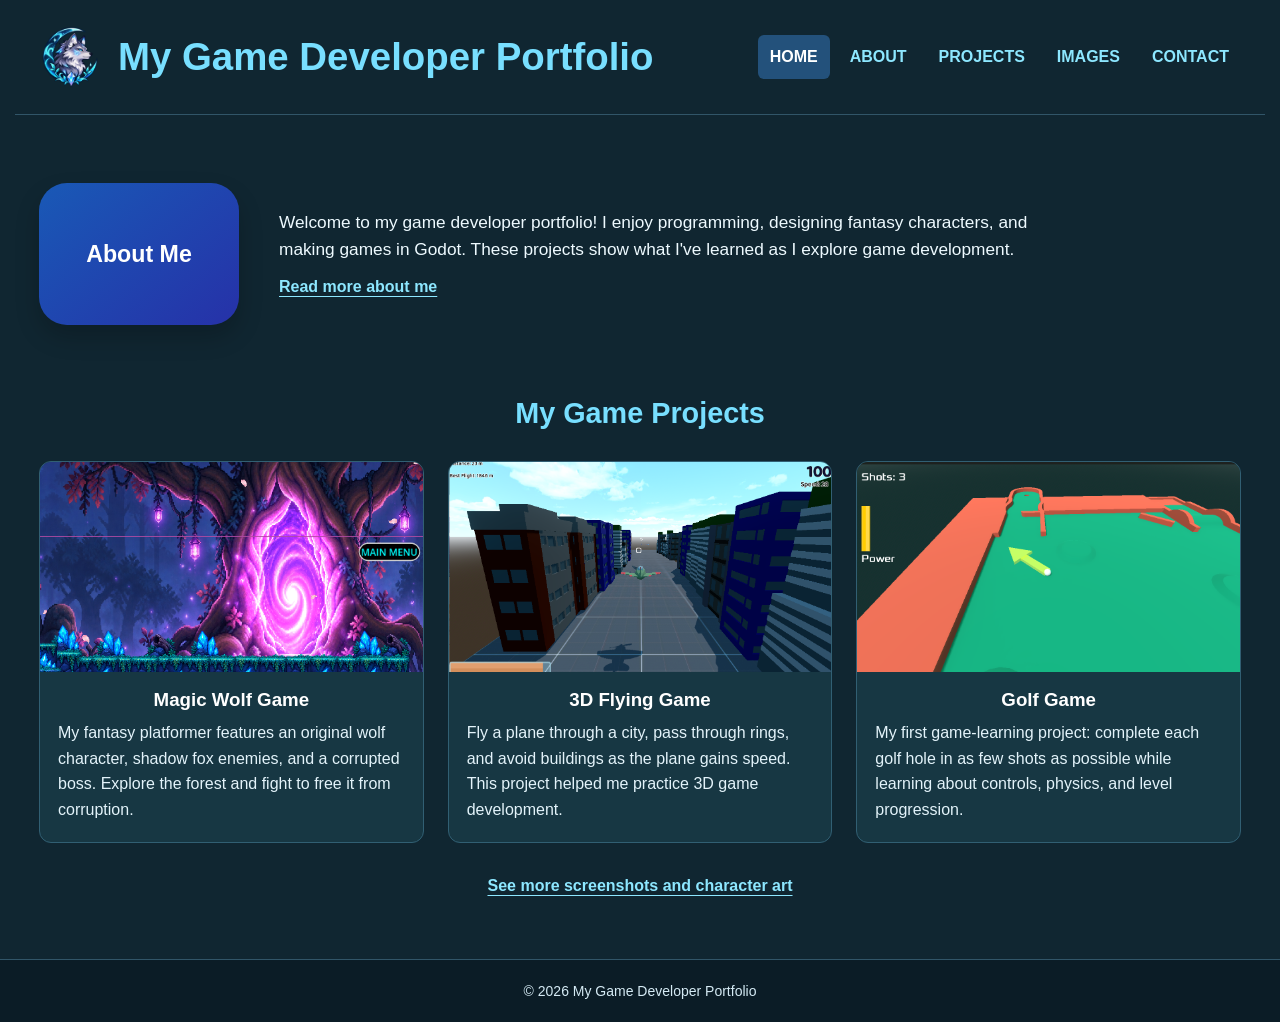
<file: index.html>
<!DOCTYPE html>
<html lang="en">
<head>
  <meta charset="UTF-8">
  <meta name="viewport" content="width=device-width, initial-scale=1.0">
  <meta name="description" content="A student game developer's portfolio featuring a magical wolf platformer, 3D flying game, and mini golf game.">

  <title>Home | My Game Developer Portfolio</title>

  <link rel="stylesheet" href="style.css">
  <link rel="stylesheet" href="portfolio-updates.css">
</head>

<body class="portfolio-update">

  <a class="skip-link" href="#main-content">
    Skip to content
  </a>

  
<header class="portfolio-header">

    <div class="site-brand">
        <img
            src="images/portfolio-logo.png"
            alt="Moonlit wolf crystal emblem"
            class="site-logo"
            width="64"
            height="64">

        <h1>My Game Developer Portfolio</h1>
    </div>


    <nav aria-label="Main navigation">
      <a href="index.html" aria-current="page">Home</a>
      <a href="about.html">About</a>
      <a href="projects.html">Projects</a>
      <a href="images.html">Images</a>
      <a href="contact.html">Contact</a>
    </nav>
  </header>

  <main id="main-content" class="portfolio-main">

    <!-- ABOUT ME SECTION -->
    <section class="about-preview" aria-labelledby="about-heading">

      <h2 id="about-heading" class="about-tile">
        About Me
      </h2>

      <div>
        <p>
          Welcome to my game developer portfolio!
          I enjoy programming, designing fantasy
          characters, and making games in Godot.
          These projects show what I've learned
          as I explore game development.
        </p>

        <a class="text-link" href="about.html">
          Read more about me
        </a>
      </div>

    </section>

    <!-- GAME PROJECTS -->
    <section class="featured" aria-labelledby="games-heading">

      <h2 id="games-heading">My Game Projects</h2>

      <div class="game-grid">

        <!-- MAGIC WOLF GAME -->
        <article class="game-card">

          <a href="projects.html">
            <img
              src="images/wolf-portal.png"
              alt="Glowing purple portal inside a giant magical tree in the wolf platformer"
              width="544"
              height="312">
          </a>

          <h3>Magic Wolf Game</h3>

          <p>
            My fantasy platformer features an original
            wolf character, shadow fox enemies, and a
            corrupted boss. Explore the forest and fight
            to free it from corruption.
          </p>

        </article>

        <!-- 3D FLYING GAME -->
        <article class="game-card">

          <a href="projects.html">
            <img
              src="images/flying-game.png"
              alt="An airplane flying between tall city buildings toward collectible rings"
              width="1151"
              height="640">
          </a>

          <h3>3D Flying Game</h3>

          <p>
            Fly a plane through a city, pass through
            rings, and avoid buildings as the plane
            gains speed. This project helped me practice
            3D game development.
          </p>

        </article>

        <!-- MINI GOLF GAME -->
        <article class="game-card">

          <a href="projects.html">
            <img
              src="images/golf-game.png"
              alt="Mini golf course with a white ball, aiming arrow, power meter, and shot counter"
              width="1145"
              height="669">
          </a>

          <h3>Golf Game</h3>

          <p>
            My first game-learning project: complete
            each golf hole in as few shots as possible
            while learning about controls, physics,
            and level progression.
          </p>

        </article>

      </div>

      <p class="gallery-link">
        <a class="text-link" href="images.html">
          See more screenshots and character art
        </a>
      </p>

    </section>

  </main>

  <footer class="portfolio-footer">
    <p>&copy; 2026 My Game Developer Portfolio</p>
  </footer>

</body>
</html>
</file>
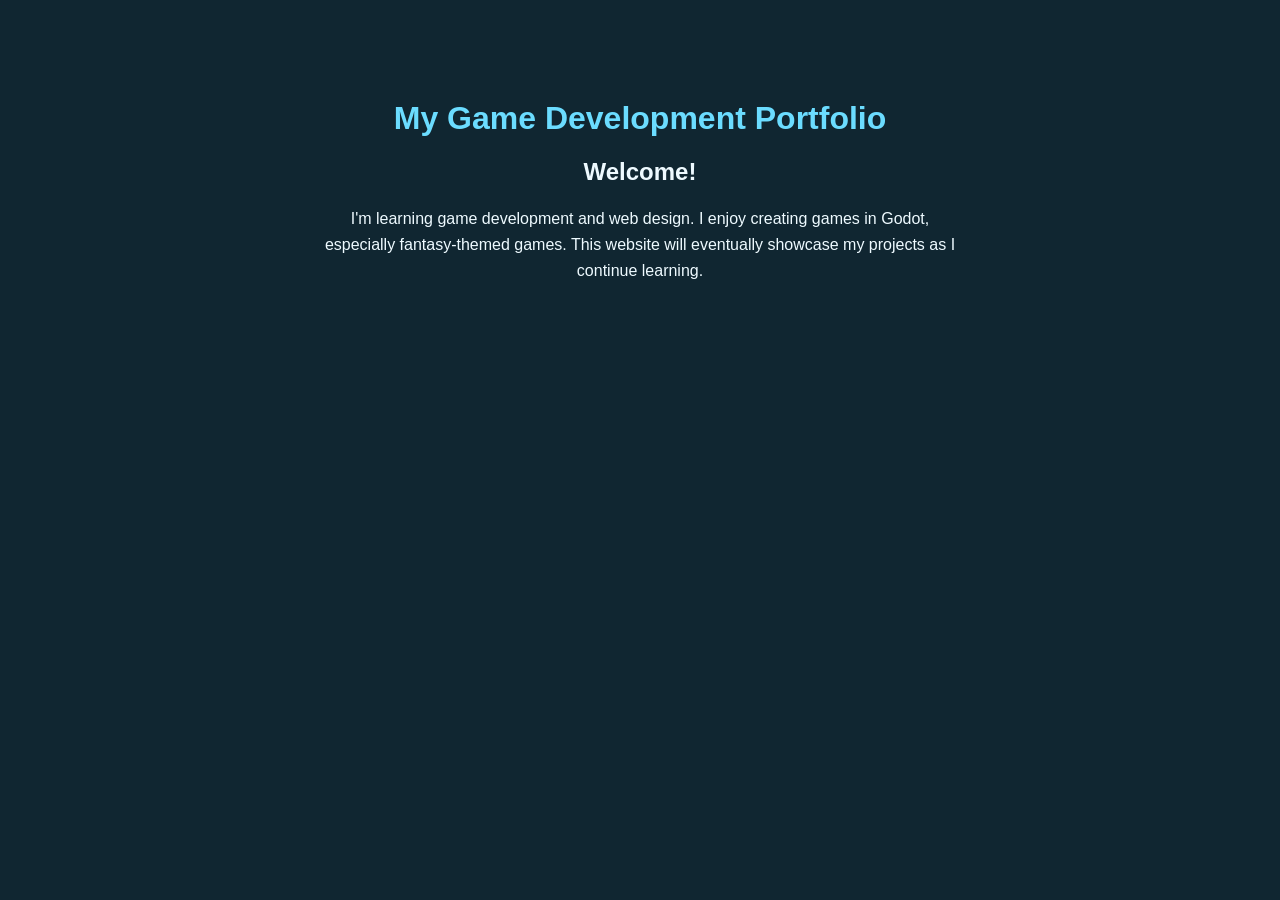
<file: basic-game-portfolio/index.html>
<!DOCTYPE html>
<html lang="en">
<head>
  <meta charset="UTF-8">
  <meta name="viewport" content="width=device-width, initial-scale=1.0">
  <title>My Game Development Portfolio</title>
  <style>
    body {
      background-color: #102631;
      color: #eefaff;
      font-family: Arial, sans-serif;
      margin: 0;
      padding: 40px 20px;
      text-align: center;
    }
    h1 { color: #6bdcff; }
    main { max-width: 650px; margin: 60px auto; }
    p { line-height: 1.6; }
  </style>
</head>
<body>
  <main>
    <h1>My Game Development Portfolio</h1>
    <h2>Welcome!</h2>
    <p>I'm learning game development and web design. I enjoy creating games in Godot, especially fantasy-themed games. This website will eventually showcase my projects as I continue learning.</p>
  </main>
</body>
</html>
</file>
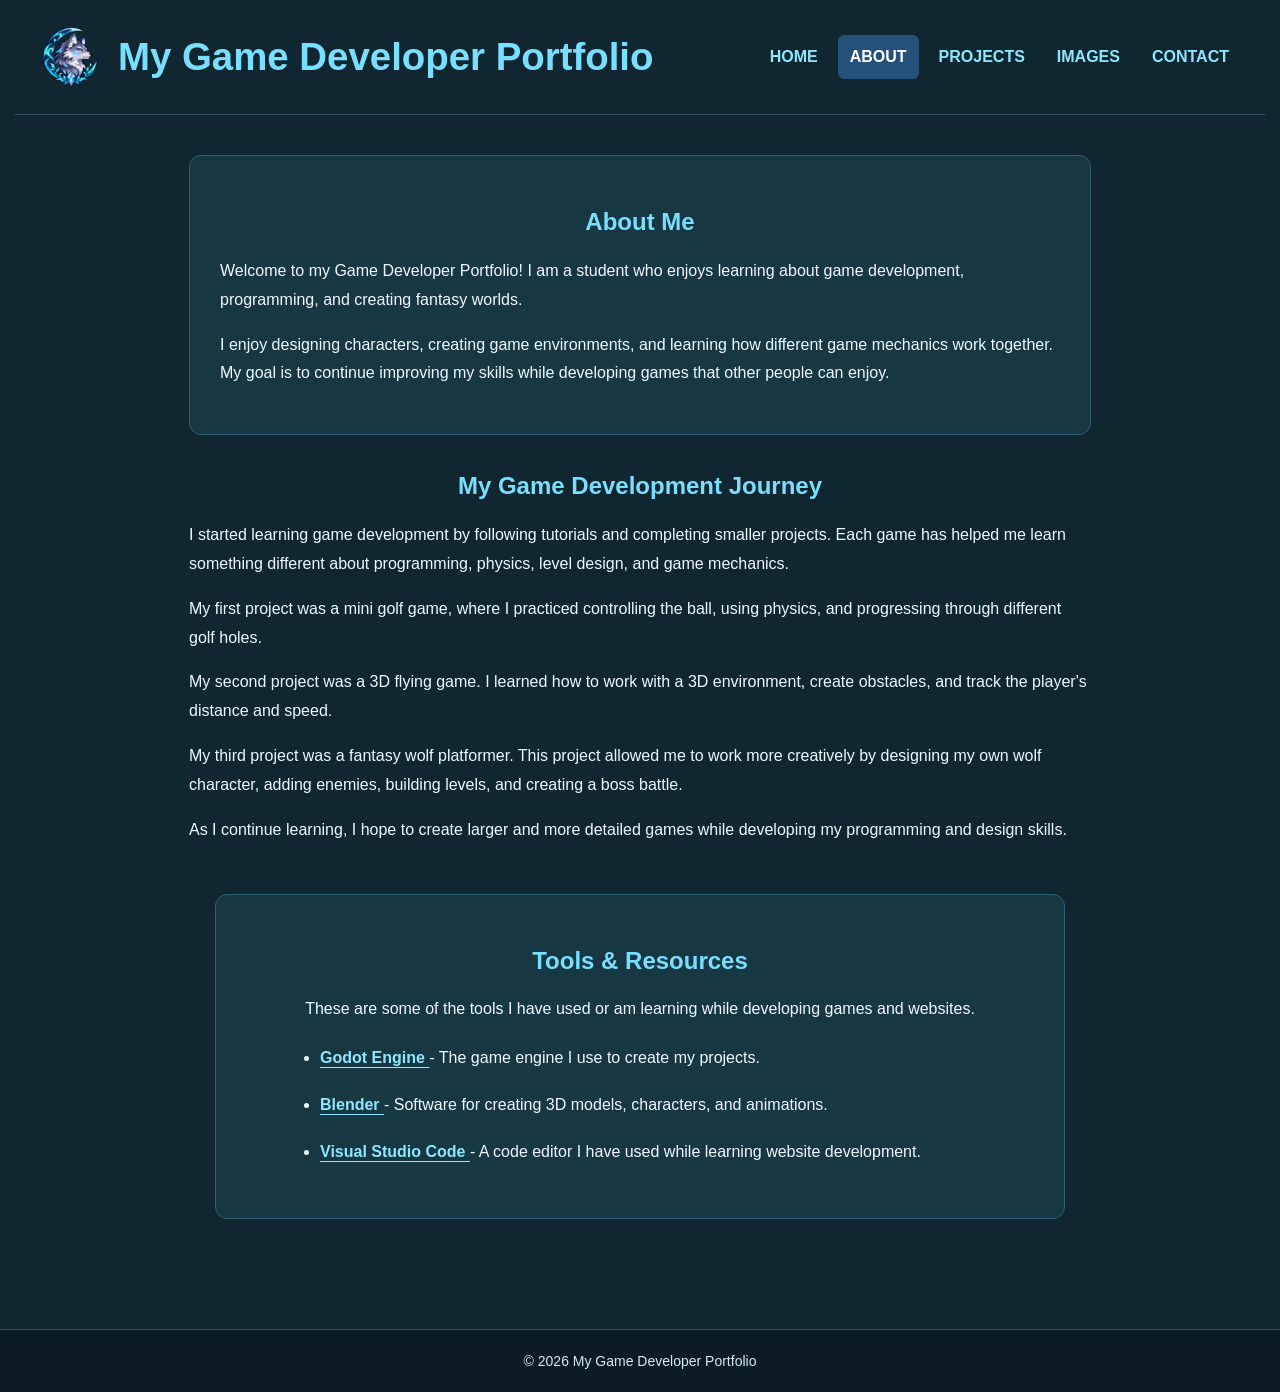
<file: about.html>
<!DOCTYPE html>
<html lang="en">

<head>
    <meta charset="UTF-8">
    <meta name="viewport" content="width=device-width, initial-scale=1.0">

    <meta name="description"
          content="Learn about my game development journey, my Godot projects, and the tools I use to create games.">

    <title>About Me | My Game Developer Portfolio</title>

    <link rel="stylesheet" href="style.css">
    <link rel="stylesheet" href="portfolio-updates.css">

    <style>
        /* About Page Styling */

        .about-page {
            max-width: 950px;
            margin: 0 auto;
            padding: 40px 24px 60px;
        }

        .about-intro {
            background: #173743;
            border: 1px solid #315f73;
            border-radius: 12px;
            padding: 30px;
            margin-bottom: 35px;
        }

        .about-intro h2,
        .learning-section h2,
        .resources h2 {
            color: #78dfff;
            text-align: center;
        }

        .about-intro p,
        .learning-section p {
            color: #eefaff;
            line-height: 1.8;
        }

        .learning-section {
            margin-bottom: 40px;
        }

        .resources {
            background: #173743;
            border: 1px solid #315f73;
            border-radius: 12px;
            padding: 30px;
        }

        .resources p {
            text-align: center;
        }

        .resources ul {
            max-width: 700px;
            margin: 20px auto;
            padding-left: 30px;
            line-height: 2;
        }

        .resources li {
            margin-bottom: 15px;
        }

        .resources a {
            color: #8de7ff;
            font-weight: bold;
        }

        .resources a:hover {
            color: #ffffff;
        }

        .resources a:focus-visible {
            outline: 3px solid #ffffff;
            outline-offset: 4px;
        }

        @media (max-width: 640px) {
            .about-page {
                padding: 24px 16px;
            }

            .about-intro,
            .resources {
                padding: 20px;
            }
        }
    </style>
</head>

<body class="portfolio-update">

    <!-- ACCESSIBILITY SKIP LINK -->
    <a class="skip-link" href="#main-content">
        Skip to content
    </a>

    
<!-- WEBSITE HEADER -->
<header class="portfolio-header">

    <div class="site-brand">
        <img
            src="images/portfolio-logo.png"
            alt="Moonlit wolf and crystal logo"
            class="site-logo"
            width="64"
            height="64">

        <h1>My Game Developer Portfolio</h1>
    </div>

        <nav aria-label="Main navigation">
            <a href="index.html">Home</a>
            <a href="about.html" aria-current="page">About</a>
            <a href="projects.html">Projects</a>
            <a href="images.html">Images</a>
            <a href="contact.html">Contact</a>
        </nav>

    </header>

    <!-- MAIN PAGE CONTENT -->
    <main id="main-content" class="about-page">

        <!-- ABOUT ME -->
        <section class="about-intro"
                 aria-labelledby="about-heading">

            <h2 id="about-heading">About Me</h2>

            <p>
                Welcome to my Game Developer Portfolio!
                I am a student who enjoys learning about
                game development, programming, and creating
                fantasy worlds.
            </p>

            <p>
                I enjoy designing characters, creating game
                environments, and learning how different game
                mechanics work together.
                My goal is to continue improving my skills
                while developing games that other people
                can enjoy.
            </p>

        </section>

        <!-- MY DEVELOPMENT JOURNEY -->
        <section class="learning-section"
                 aria-labelledby="journey-heading">

            <h2 id="journey-heading">
                My Game Development Journey
            </h2>

            <p>
                I started learning game development by
                following tutorials and completing smaller
                projects. Each game has helped me learn
                something different about programming,
                physics, level design, and game mechanics.
            </p>

            <p>
                My first project was a mini golf game,
                where I practiced controlling the ball,
                using physics, and progressing through
                different golf holes.
            </p>

            <p>
                My second project was a 3D flying game.
                I learned how to work with a 3D environment,
                create obstacles, and track the player's
                distance and speed.
            </p>

            <p>
                My third project was a fantasy wolf
                platformer. This project allowed me to
                work more creatively by designing my own
                wolf character, adding enemies, building
                levels, and creating a boss battle.
            </p>

            <p>
                As I continue learning, I hope to create
                larger and more detailed games while
                developing my programming and design skills.
            </p>

        </section>

        <!-- TOOLS AND EXTERNAL LINKS -->
        <section class="resources"
                 aria-labelledby="resources-heading">

            <h2 id="resources-heading">
                Tools &amp; Resources
            </h2>

            <p>
                These are some of the tools I have used
                or am learning while developing games
                and websites.
            </p>

            <ul>
                <li>
                    <a href="https://godotengine.org/"
                       target="_blank"
                       rel="noopener noreferrer">
                        Godot Engine
                    </a>
                    - The game engine I use to create
                    my projects.
                </li>

                <li>
                    <a href="https://www.blender.org/"
                       target="_blank"
                       rel="noopener noreferrer">
                        Blender
                    </a>
                    - Software for creating 3D models,
                    characters, and animations.
                </li>

                <li>
                    <a href="https://code.visualstudio.com/"
                       target="_blank"
                       rel="noopener noreferrer">
                        Visual Studio Code
                    </a>
                    - A code editor I have used while
                    learning website development.
                </li>
            </ul>

        </section>

    </main>

    <!-- WEBSITE FOOTER -->
    <footer class="portfolio-footer">
        <p>&copy; 2026 My Game Developer Portfolio</p>
    </footer>

</body>
</html>
</file>
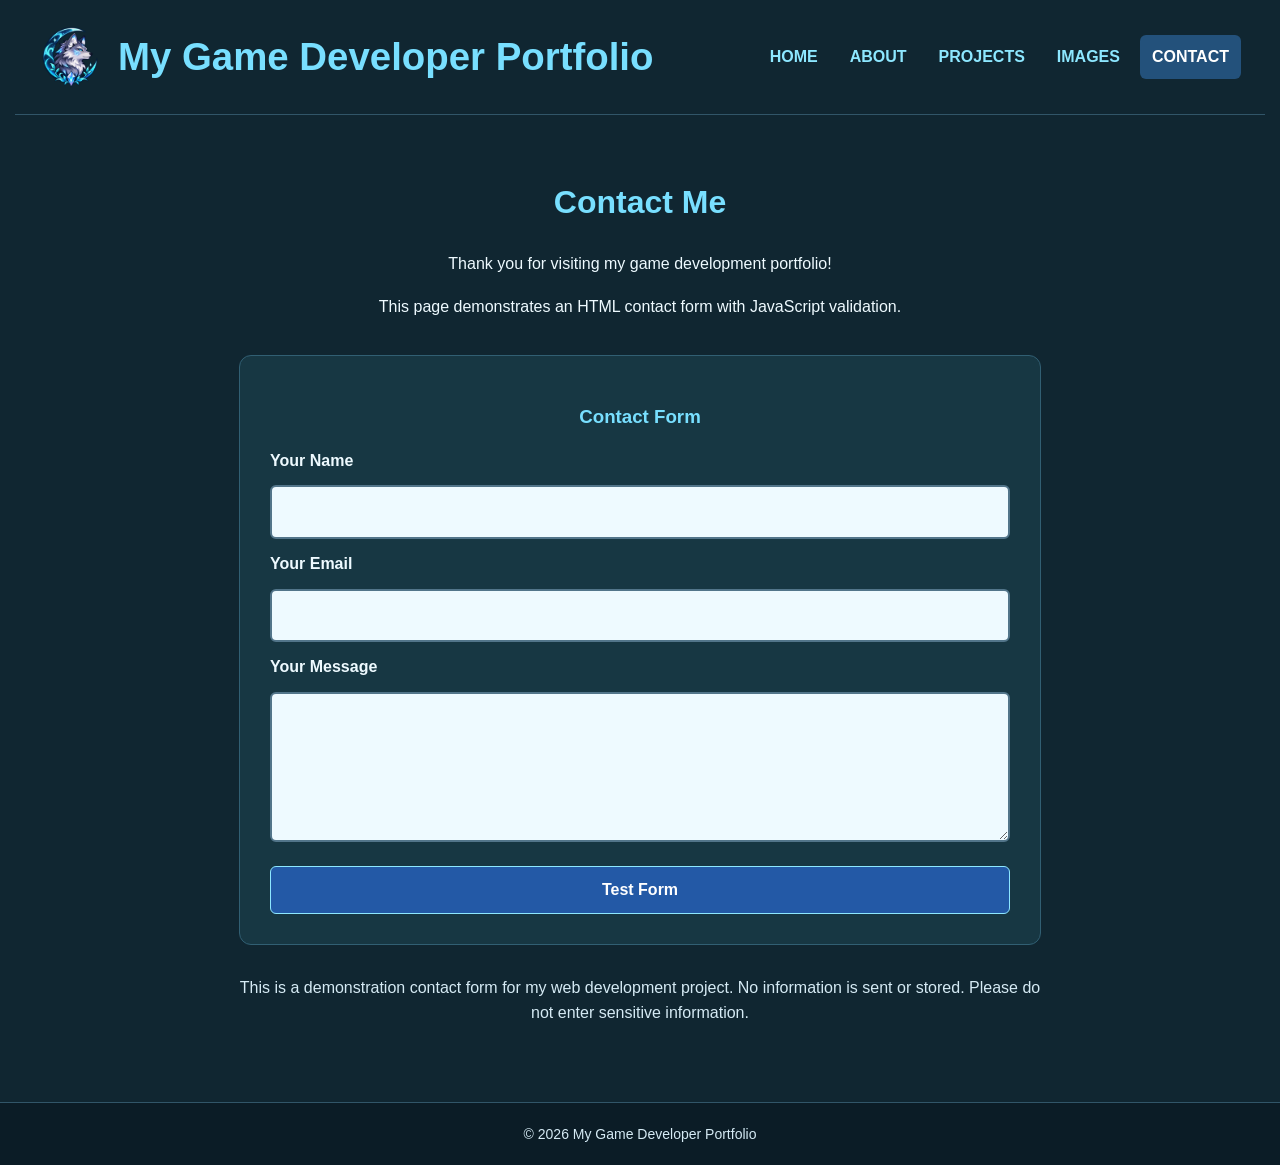
<file: contact.html>
<!DOCTYPE html>
<html lang="en">

<head>
    <meta charset="UTF-8">

    <meta name="viewport"
          content="width=device-width, initial-scale=1.0">

    <meta name="description"
          content="Contact page for my game development portfolio, featuring a demonstration HTML contact form.">

    <title>Contact | My Game Developer Portfolio</title>

    <link rel="stylesheet" href="style.css">
    <link rel="stylesheet" href="portfolio-updates.css">

    <style>
        /* CONTACT PAGE */

        .contact-page {
            max-width: 850px;
            margin: 0 auto;
            padding: 40px 24px 60px;
        }

        .contact-intro {
            text-align: center;
            margin-bottom: 35px;
        }

        .contact-intro h2 {
            color: #78dfff;
            font-size: 2rem;
        }

        .contact-intro p {
            line-height: 1.7;
        }

        /* CONTACT FORM CONTAINER */

        .contact-box {
            background: #173743;
            border: 1px solid #315f73;
            border-radius: 12px;
            padding: 30px;
        }

        .contact-box h3 {
            color: #78dfff;
            text-align: center;
        }

        

        .contact-form {
            display: flex;
            flex-direction: column;
            gap: 12px;
        }

        .contact-form label {
            color: #eefaff;
            font-weight: bold;
        }

        .contact-form input,
        .contact-form textarea {
            display: block;
            width: 100%;
            padding: 12px;
            background: #eefaff;
            color: #102631;
            border: 2px solid #52758a;
            border-radius: 6px;
            font: inherit;
            box-sizing: border-box;
        }

        .contact-form textarea {
            min-height: 150px;
            resize: vertical;
        }

       

        .contact-form input:focus-visible,
        .contact-form textarea:focus-visible {
            outline: 3px solid #78dfff;
            outline-offset: 3px;
        }

      

        .contact-form button {
            margin-top: 12px;
            padding: 14px 20px;
            background: #2359a6;
            color: #ffffff;
            border: 1px solid #8de7ff;
            border-radius: 6px;
            font-size: 1rem;
            font-weight: bold;
            cursor: pointer;
        }

        .contact-form button:hover {
            background: #3476cc;
        }

        .contact-form button:focus-visible {
            outline: 3px solid #ffffff;
            outline-offset: 4px;
        }

       

        .form-message {
            margin-top: 18px;
            padding: 15px;
            border-radius: 6px;
            background: #214553;
            color: #ffffff;
        }

        .contact-note {
            margin-top: 30px;
            text-align: center;
            color: #d5eaf4;
        }

        

        @media (max-width: 640px) {

            .contact-page {
                padding: 24px 16px;
            }

            .contact-box {
                padding: 20px;
            }
        }
    </style>
</head>

<body class="portfolio-update">

    
    <a class="skip-link" href="#main-content">
        Skip to content
    </a>

    
    <header class="portfolio-header">

        <div class="site-brand">

            <img
                src="images/portfolio-logo.png"
                alt="Moonlit wolf crystal emblem"
                class="site-logo"
                width="64"
                height="64">

            <h1>My Game Developer Portfolio</h1>

        </div>

      
        <nav aria-label="Main navigation">

            <a href="index.html">Home</a>

            <a href="about.html">About</a>

            <a href="projects.html">Projects</a>

            <a href="images.html">Images</a>

            <a href="contact.html"
               aria-current="page">Contact</a>

        </nav>

    </header>

   
    <main id="main-content" class="contact-page">

       
        <section class="contact-intro">

            <h2>Contact Me</h2>

            <p>
                Thank you for visiting my game
                development portfolio!
            </p>

            <p>
                This page demonstrates an HTML contact
                form with JavaScript validation.
            </p>

        </section>

        
        <section class="contact-box"
                 aria-labelledby="form-heading">

            <h3 id="form-heading">
                Contact Form
            </h3>

            <form id="contactForm"
                  class="contact-form">

                <!-- NAME -->
                <label for="visitorName">
                    Your Name
                </label>

                <input
                    type="text"
                    id="visitorName"
                    name="visitorName"
                    autocomplete="name"
                    maxlength="100"
                    required>

                <!-- EMAIL -->
                <label for="visitorEmail">
                    Your Email
                </label>

                <input
                    type="email"
                    id="visitorEmail"
                    name="visitorEmail"
                    autocomplete="email"
                    maxlength="254"
                    required>

                <!-- MESSAGE -->
                <label for="visitorMessage">
                    Your Message
                </label>

                <textarea
                    id="visitorMessage"
                    name="visitorMessage"
                    maxlength="2000"
                    required></textarea>

                <!-- SUBMIT BUTTON -->
                <button type="submit">
                    Test Form
                </button>

            </form>

            
            <p
                id="formResult"
                class="form-message"
                role="status"
                aria-live="polite"
                hidden>
            </p>

        </section>

        
        <p class="contact-note">
            This is a demonstration contact form
            for my web development project.
            No information is sent or stored.
            Please do not enter sensitive information.
        </p>

    </main>

    
    <footer class="portfolio-footer">
        <p>&copy; 2026 My Game Developer Portfolio</p>
    </footer>

    
    <script>

        const contactForm =
            document.getElementById("contactForm");

        const formResult =
            document.getElementById("formResult");

        contactForm.addEventListener("submit", function(event) {

            // Prevent the page from reloading
            event.preventDefault();

            // Check browser validation
            if (!contactForm.checkValidity()) {

                contactForm.reportValidity();
                return;
            }

            // Get the entered values
            const visitorName =
                document.getElementById("visitorName")
                .value.trim();

            const visitorEmail =
                document.getElementById("visitorEmail")
                .value.trim();

            const visitorMessage =
                document.getElementById("visitorMessage")
                .value.trim();

            // Check for empty fields
            if (!visitorName ||
                !visitorEmail ||
                !visitorMessage) {

                formResult.textContent =
                    "Please complete all fields.";

                formResult.hidden = false;
                return;
            }

            // Show a confirmation
            formResult.textContent =
                "Thank you, " + visitorName +
                "! Your form entries passed validation. " +
                "This is a demonstration, so your message was not sent.";

            formResult.hidden = false;

            // Clear the form
            contactForm.reset();

        });

    </script>

</body>
</html>
</file>
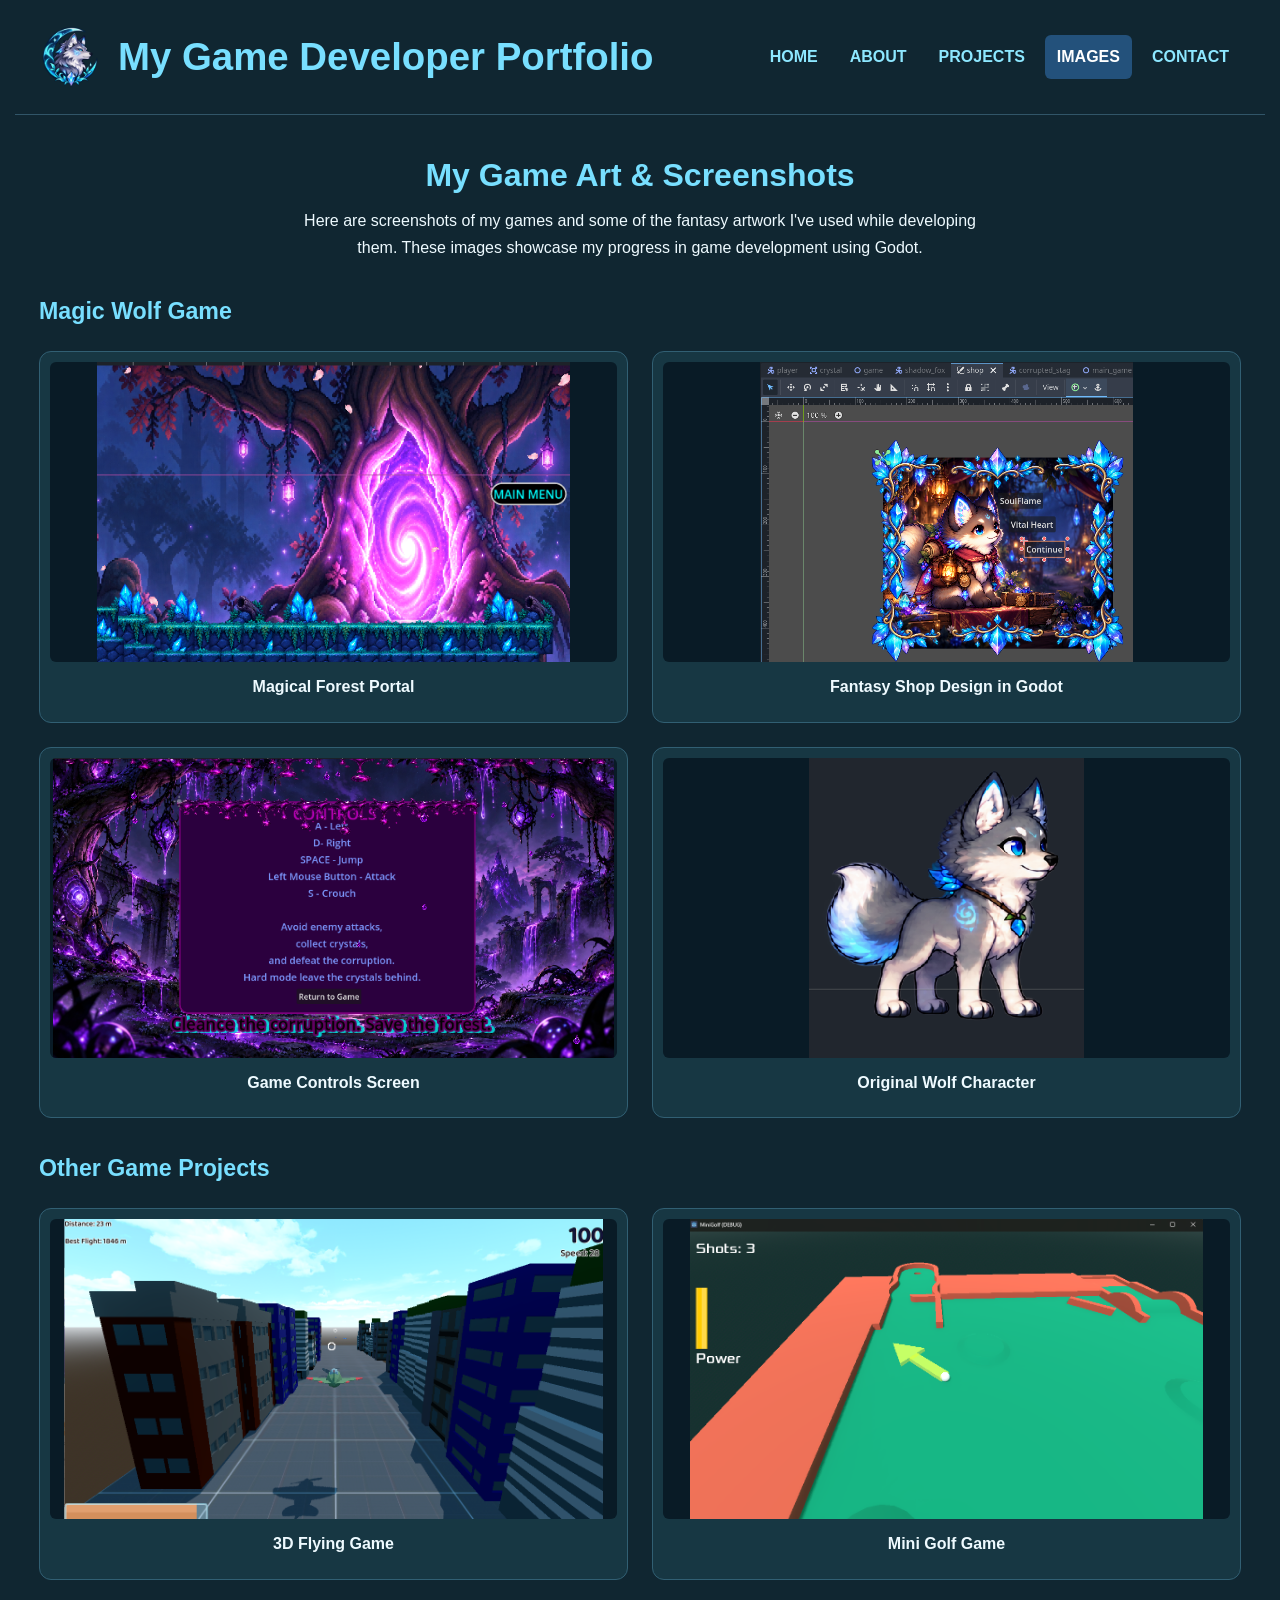
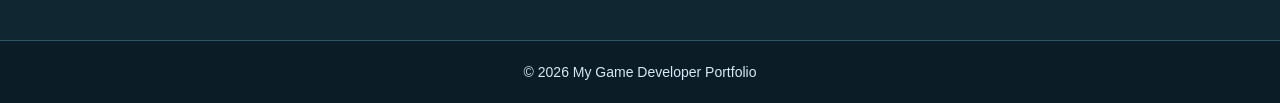
<file: images.html>
<!DOCTYPE html>
<html lang="en">

<head>
    <meta charset="UTF-8">
    <meta name="viewport"
          content="width=device-width, initial-scale=1.0">

    <meta name="description"
          content="Screenshots and original character art from my Godot game development projects.">

    <title>Images | My Game Developer Portfolio</title>

    <link rel="stylesheet" href="style.css">
    <link rel="stylesheet" href="portfolio-updates.css">

    <style>
        /* IMAGE GALLERY PAGE */

        .gallery-heading {
            text-align: center;
            margin-bottom: 35px;
        }

        .gallery-heading h2 {
            color: #78dfff;
            font-size: 2rem;
        }

        .gallery-heading p {
            max-width: 700px;
            margin: 0 auto;
            line-height: 1.7;
        }

        /* GALLERY CATEGORIES */

        .category-heading {
            color: #78dfff;
            margin-top: 40px;
            margin-bottom: 20px;
            font-size: 1.5rem;
        }

        /* IMAGE GRID */

        .gallery-grid {
            display: grid;
            grid-template-columns: repeat(2, minmax(0, 1fr));
            gap: 24px;
        }

        .gallery-grid figure {
            background: #173743;
            border: 1px solid #315f73;
            border-radius: 12px;
            margin: 0;
            padding: 10px;
            overflow: hidden;
        }

        .gallery-grid img {
            display: block;
            width: 100%;
            height: 300px;
            object-fit: contain;
            background: #091b26;
            border-radius: 6px;
        }

        .gallery-grid figcaption {
            padding: 12px;
            text-align: center;
            color: #eefaff;
            font-weight: bold;
        }

        /* MOBILE RESPONSIVENESS */

        @media (max-width: 700px) {

            .gallery-grid {
                grid-template-columns: 1fr;
            }

            .gallery-grid img {
                height: auto;
                max-height: 350px;
            }

            .gallery-heading h2 {
                font-size: 1.6rem;
            }
        }
    </style>
</head>

<body class="portfolio-update">

    <!-- ACCESSIBILITY SKIP LINK -->
    <a class="skip-link" href="#main-content">
        Skip to content
    </a>

    <!-- WEBSITE HEADER -->
    <header class="portfolio-header">

        <div class="site-brand">

            <img
                src="images/portfolio-logo.png"
                alt="Moonlit wolf crystal emblem"
                class="site-logo"
                width="64"
                height="64">

            <h1>My Game Developer Portfolio</h1>

        </div>

        <!-- NAVIGATION -->
        <nav aria-label="Main navigation">
            <a href="index.html">Home</a>
            <a href="about.html">About</a>
            <a href="projects.html">Projects</a>
            <a href="images.html"
               aria-current="page">Images</a>
            <a href="contact.html">Contact</a>
        </nav>

    </header>

    <!-- MAIN CONTENT -->
    <main id="main-content" class="portfolio-main">

        <!-- PAGE INTRODUCTION -->
        <section class="gallery-heading"
                 aria-labelledby="gallery-heading">

            <h2 id="gallery-heading">
                My Game Art &amp; Screenshots
            </h2>

            <p>
                Here are screenshots of my games and
                some of the fantasy artwork I've used
                while developing them.
                These images showcase my progress
                in game development using Godot.
            </p>

        </section>

        <!-- MAGIC WOLF GAME -->
        <section aria-labelledby="wolf-gallery">

            <h2 id="wolf-gallery"
                class="category-heading">
                Magic Wolf Game
            </h2>

            <div class="gallery-grid">

                <!-- MAGICAL PORTAL -->
                <figure>

                    <img
                        src="images/wolf-portal.png"
                        alt="Bright purple magical portal inside an ancient tree surrounded by glowing blue crystals"
                        loading="lazy">

                    <figcaption>
                        Magical Forest Portal
                    </figcaption>

                </figure>

                <!-- SHOP DESIGN -->
                <figure>

                    <img
                        src="images/wolf-shop.png"
                        alt="Godot editor showing a fantasy wolf shop character surrounded by an ornate blue crystal frame"
                        loading="lazy">

                    <figcaption>
                        Fantasy Shop Design in Godot
                    </figcaption>

                </figure>

                <!-- CONTROLS SCREEN -->
                <figure>

                    <img
                        src="images/wolf-controls.png"
                        alt="Purple magical forest background with game instructions for movement, jumping, attacking, and crouching"
                        loading="lazy">

                    <figcaption>
                        Game Controls Screen
                    </figcaption>

                </figure>

                <!-- WOLF CHARACTER -->
                <figure>

                    <img
                        src="images/wolf-character.png"
                        alt="Original gray and white fantasy wolf character with blue eyes, glowing blue markings, and a crystal pendant"
                        loading="lazy">

                    <figcaption>
                        Original Wolf Character
                    </figcaption>

                </figure>

            </div>

        </section>

        <!-- OTHER GAME PROJECTS -->
        <section aria-labelledby="other-gallery">

            <h2 id="other-gallery"
                class="category-heading">
                Other Game Projects
            </h2>

            <div class="gallery-grid">

                <!-- FLYING GAME -->
                <figure>

                    <img
                        src="images/flying-game.png"
                        alt="Small airplane flying through a city between tall buildings toward collectible rings"
                        loading="lazy">

                    <figcaption>
                        3D Flying Game
                    </figcaption>

                </figure>

                <!-- GOLF GAME -->
                <figure>

                    <img
                        src="images/golf-game.png"
                        alt="3D mini golf course showing a white golf ball, aiming arrow, power meter, and shot counter"
                        loading="lazy">

                    <figcaption>
                        Mini Golf Game
                    </figcaption>

                </figure>

            </div>

        </section>

    </main>

    <!-- WEBSITE FOOTER -->
    <footer class="portfolio-footer">
        <p>&copy; 2026 My Game Developer Portfolio</p>
    </footer>

</body>
</html>
</file>
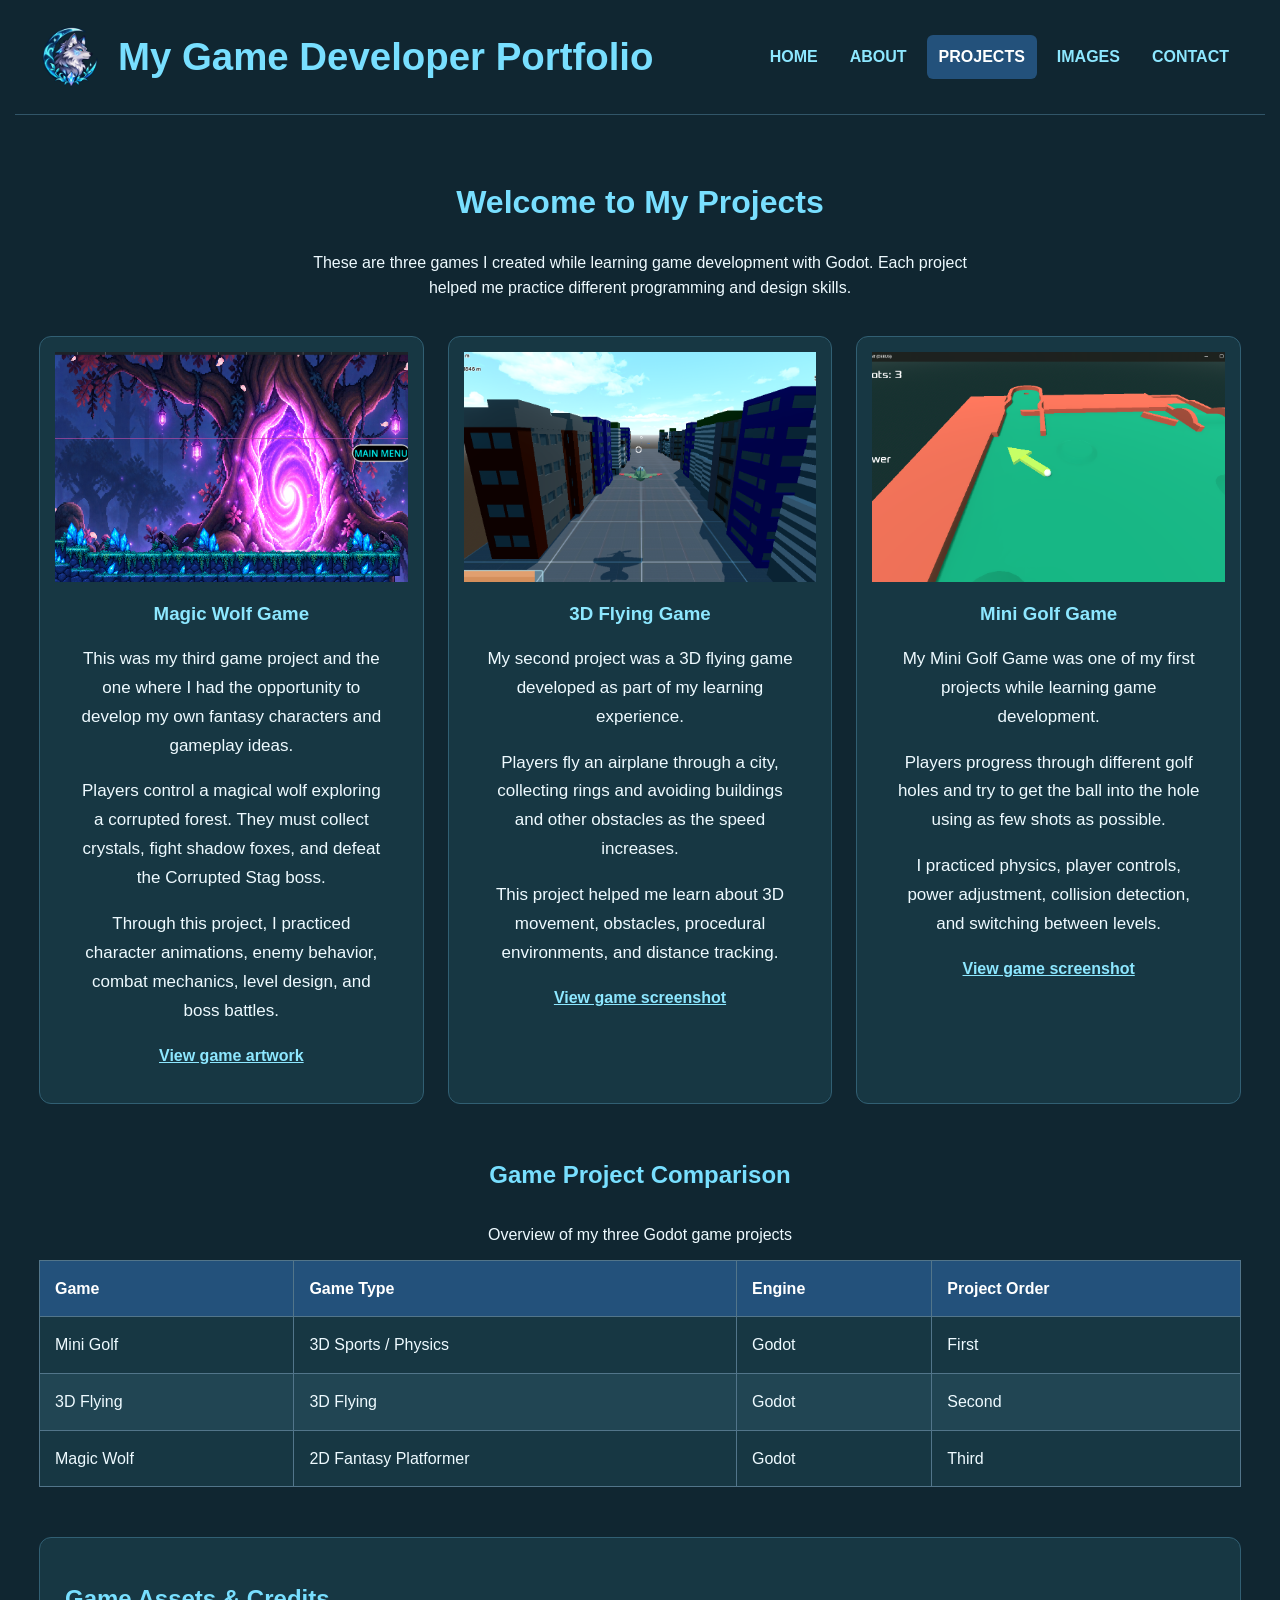
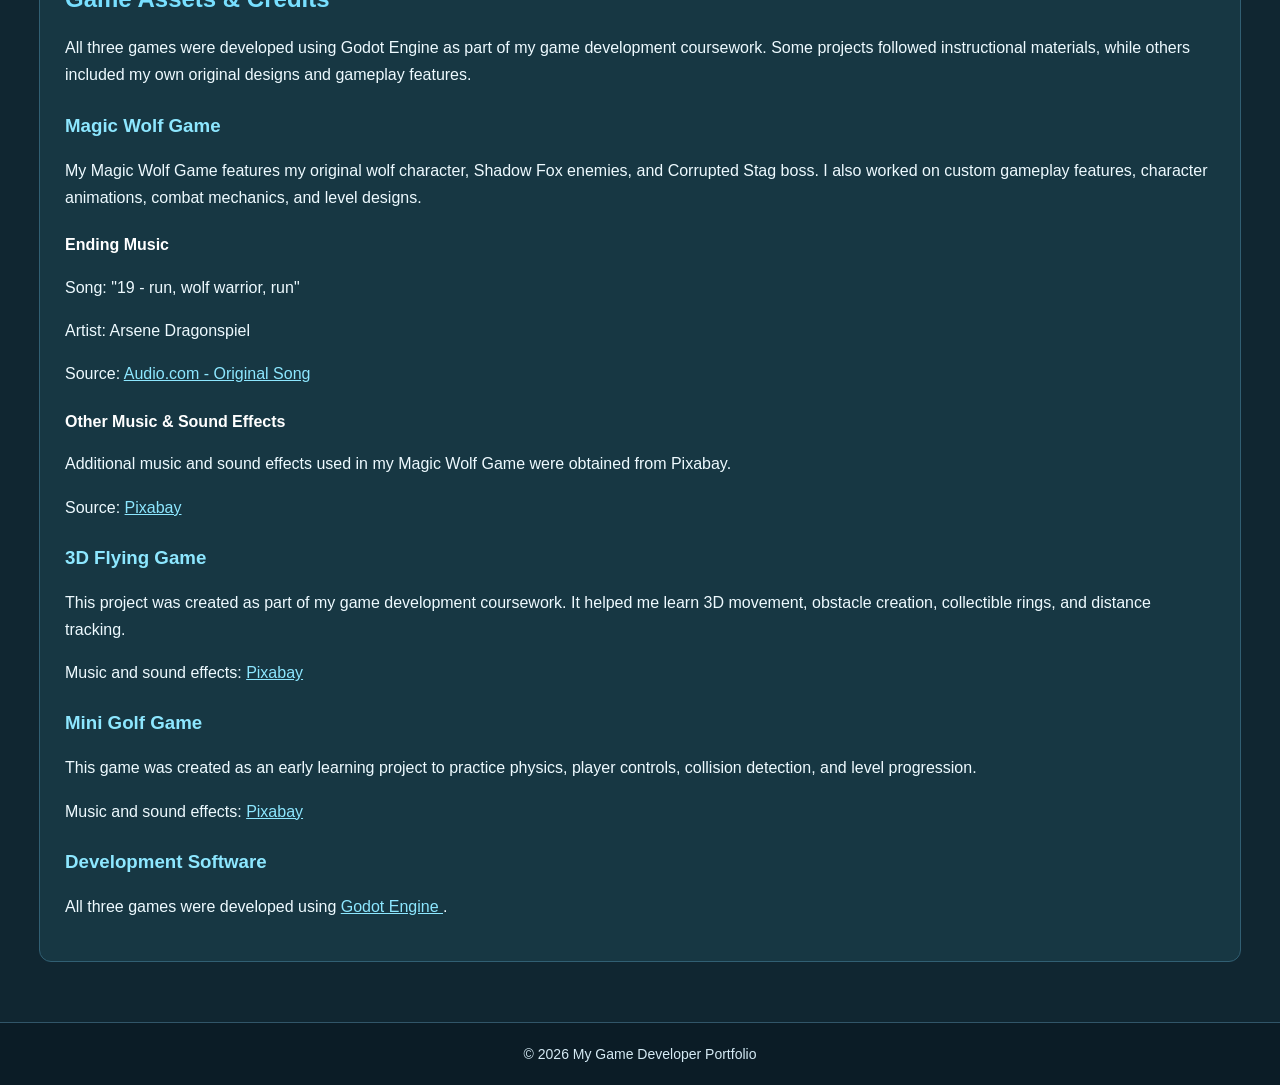
<file: projects.html>
<!DOCTYPE html>
<html lang="en">
<head>
    <meta charset="UTF-8">
    <meta name="viewport" content="width=device-width, initial-scale=1.0">

    <meta name="description"
          content="Explore my Godot game projects, including a magical wolf platformer, 3D flying game, and mini golf game.">

    <title>Projects | My Game Developer Portfolio</title>

    <link rel="stylesheet" href="style.css">
    <link rel="stylesheet" href="portfolio-updates.css">

    <style>
        

        .projects-intro {
            text-align: center;
            margin-bottom: 35px;
        }

        .projects-intro h2 {
            color: #78dfff;
            font-size: 2rem;
        }

        .projects-intro p {
            max-width: 700px;
            margin: 0 auto;
        }

        /* THREE GAME CARDS */

        .project-list {
            display: grid;
            grid-template-columns: repeat(3, minmax(0, 1fr));
            gap: 24px;
        }

        .project-card {
            background: #173743;
            border: 1px solid #315f73;
            border-radius: 12px;
            overflow: hidden;
        }

        .project-card img {
            display: block;
            width: 100%;
            height: 230px;
            object-fit: cover;
        }

        .project-content {
            padding: 20px;
        }

        .project-content h3 {
            color: #8de7ff;
            margin-top: 0;
        }

        .project-content p {
            line-height: 1.7;
        }

        .project-content a {
            font-weight: bold;
            color: #8de7ff;
        }

        /* COMPARISON TABLE */

        .comparison {
            margin-top: 55px;
        }

        .comparison h2 {
            text-align: center;
            color: #78dfff;
        }

        .table-container {
            overflow-x: auto;
        }

        .comparison table {
            width: 100%;
            border-collapse: collapse;
            background: #173743;
        }

        .comparison caption {
            padding: 12px;
            color: #eefaff;
        }

        .comparison th,
        .comparison td {
            padding: 15px;
            border: 1px solid #52758a;
            text-align: left;
        }

        .comparison th {
            background: #23517b;
            color: #ffffff;
        }

        .comparison tr:nth-child(even) {
            background: #214553;
        }

        /* GAME CREDITS */

        .credits {
            margin-top: 50px;
            padding: 25px;
            background: #173743;
            border: 1px solid #315f73;
            border-radius: 12px;
        }

        .credits h2 {
            color: #78dfff;
        }

        .credits h3 {
            color: #8de7ff;
            margin-top: 25px;
        }

        .credits h4 {
            color: #ffffff;
            margin-bottom: 8px;
        }

        .credits p {
            line-height: 1.7;
        }

        .credits a {
            color: #8de7ff;
        }

        

        @media (max-width: 850px) {
            .project-list {
                grid-template-columns: 1fr;
            }

            .project-card img {
                height: auto;
                max-height: 350px;
                object-fit: contain;
                background: #091b26;
            }
        }
    </style>
</head>

<body class="portfolio-update">

    <!-- ACCESSIBILITY SKIP LINK -->
    <a class="skip-link" href="#main-content">
        Skip to content
    </a>

    <!-- WEBSITE HEADER -->
    
<header class="portfolio-header">

    <div class="site-brand">
        <img
            src="images/portfolio-logo.png"
            alt="Moonlit wolf crystal emblem"
            class="site-logo"
            width="64"
            height="64">

        <h1>My Game Developer Portfolio</h1>
    </div>


        <nav aria-label="Main navigation">
            <a href="index.html">Home</a>
            <a href="about.html">About</a>
            <a href="projects.html" aria-current="page">Projects</a>
            <a href="images.html">Images</a>
            <a href="contact.html">Contact</a>
        </nav>

    </header>

    <!-- MAIN CONTENT -->
    <main id="main-content" class="portfolio-main">

        <!-- PAGE INTRODUCTION -->
        <section class="projects-intro">

            <h2>Welcome to My Projects</h2>

            <p>
                These are three games I created while
                learning game development with Godot.
                Each project helped me practice different
                programming and design skills.
            </p>

        </section>

        <!-- GAME PROJECTS -->
        <section aria-label="My game projects">

            <div class="project-list">

                <!-- MAGIC WOLF GAME -->
                <article class="project-card">

                    <img
                        src="images/wolf-portal.png"
                        alt="A magical purple portal inside an ancient tree surrounded by glowing crystals">

                    <div class="project-content">

                        <h3>Magic Wolf Game</h3>

                        <p>
                            This was my third game project
                            and the one where I had the
                            opportunity to develop my own
                            fantasy characters and gameplay ideas.
                        </p>

                        <p>
                            Players control a magical wolf
                            exploring a corrupted forest.
                            They must collect crystals,
                            fight shadow foxes, and defeat
                            the Corrupted Stag boss.
                        </p>

                        <p>
                            Through this project, I practiced
                            character animations, enemy behavior,
                            combat mechanics, level design,
                            and boss battles.
                        </p>

                        <a href="images.html">
                            View game artwork
                        </a>

                    </div>
                </article>

                <!-- 3D FLYING GAME -->
                <article class="project-card">

                    <img
                        src="images/flying-game.png"
                        alt="A small airplane flying between tall city buildings toward collectible rings">

                    <div class="project-content">

                        <h3>3D Flying Game</h3>

                        <p>
                            My second project was a 3D
                            flying game developed as part
                            of my learning experience.
                        </p>

                        <p>
                            Players fly an airplane through
                            a city, collecting rings and
                            avoiding buildings and other
                            obstacles as the speed increases.
                        </p>

                        <p>
                            This project helped me learn
                            about 3D movement, obstacles,
                            procedural environments, and
                            distance tracking.
                        </p>

                        <a href="images.html">
                            View game screenshot
                        </a>

                    </div>
                </article>

                <!-- MINI GOLF GAME -->
                <article class="project-card">

                    <img
                        src="images/golf-game.png"
                        alt="A colorful 3D mini golf course with a white ball, aiming arrow, power meter, and shot counter">

                    <div class="project-content">

                        <h3>Mini Golf Game</h3>

                        <p>
                            My Mini Golf Game was one of
                            my first projects while learning
                            game development.
                        </p>

                        <p>
                            Players progress through different
                            golf holes and try to get the
                            ball into the hole using as
                            few shots as possible.
                        </p>

                        <p>
                            I practiced physics, player
                            controls, power adjustment,
                            collision detection, and
                            switching between levels.
                        </p>

                        <a href="images.html">
                            View game screenshot
                        </a>

                    </div>
                </article>

            </div>

        </section>

        <!-- HTML COMPARISON TABLE -->
        <section class="comparison"
                 aria-labelledby="comparison-heading">

            <h2 id="comparison-heading">
                Game Project Comparison
            </h2>

            <div class="table-container">

                <table>

                    <caption>
                        Overview of my three Godot game projects
                    </caption>

                    <thead>
                        <tr>
                            <th scope="col">Game</th>
                            <th scope="col">Game Type</th>
                            <th scope="col">Engine</th>
                            <th scope="col">Project Order</th>
                        </tr>
                    </thead>

                    <tbody>
                        <tr>
                            <td>Mini Golf</td>
                            <td>3D Sports / Physics</td>
                            <td>Godot</td>
                            <td>First</td>
                        </tr>

                        <tr>
                            <td>3D Flying</td>
                            <td>3D Flying</td>
                            <td>Godot</td>
                            <td>Second</td>
                        </tr>

                        <tr>
                            <td>Magic Wolf</td>
                            <td>2D Fantasy Platformer</td>
                            <td>Godot</td>
                            <td>Third</td>
                        </tr>
                    </tbody>

                </table>

            </div>

        </section>

        <!-- GAME CREDITS -->
        <section class="credits"
                 aria-labelledby="credits-heading">

            <h2 id="credits-heading">
                Game Assets &amp; Credits
            </h2>

            <p>
                All three games were developed using
                Godot Engine as part of my game
                development coursework.
                Some projects followed instructional
                materials, while others included my
                own original designs and gameplay features.
            </p>

            <!-- MAGIC WOLF CREDITS -->
            <h3>Magic Wolf Game</h3>

            <p>
                My Magic Wolf Game features my original
                wolf character, Shadow Fox enemies,
                and Corrupted Stag boss.
                I also worked on custom gameplay
                features, character animations,
                combat mechanics, and level designs.
            </p>

            <h4>Ending Music</h4>

            <p>
                Song: "19 - run, wolf warrior, run"
            </p>

            <p>
                Artist: Arsene Dragonspiel
            </p>

            <p>
                Source:
                <a href="https://audio.com/arsene-dragonspiel/audio/19-run-wolf-warrior-run"
                   target="_blank"
                   rel="noopener noreferrer">
                    Audio.com - Original Song
                </a>
            </p>

            <h4>Other Music &amp; Sound Effects</h4>

            <p>
                Additional music and sound effects
                used in my Magic Wolf Game were
                obtained from Pixabay.
            </p>

            <p>
                Source:
                <a href="https://pixabay.com/"
                   target="_blank"
                   rel="noopener noreferrer">
                    Pixabay
                </a>
            </p>

            <!-- 3D FLYING CREDITS -->
            <h3>3D Flying Game</h3>

            <p>
                This project was created as part
                of my game development coursework.
                It helped me learn 3D movement,
                obstacle creation, collectible rings,
                and distance tracking.
            </p>

            <p>
                Music and sound effects:
                <a href="https://pixabay.com/"
                   target="_blank"
                   rel="noopener noreferrer">
                    Pixabay
                </a>
            </p>

            <!-- MINI GOLF CREDITS -->
            <h3>Mini Golf Game</h3>

            <p>
                This game was created as an early
                learning project to practice physics,
                player controls, collision detection,
                and level progression.
            </p>

            <p>
                Music and sound effects:
                <a href="https://pixabay.com/"
                   target="_blank"
                   rel="noopener noreferrer">
                    Pixabay
                </a>
            </p>

            <!-- DEVELOPMENT SOFTWARE -->
            <h3>Development Software</h3>

            <p>
                All three games were developed using
                <a href="https://godotengine.org/"
                   target="_blank"
                   rel="noopener noreferrer">
                    Godot Engine
                </a>.
            </p>

        </section>

    </main>

    <!-- WEBSITE FOOTER -->
    <footer class="portfolio-footer">
        <p>&copy; 2026 My Game Developer Portfolio</p>
    </footer>

</body>
</html>
</file>
<file: style.css>
/* ========================================
   GENERAL WEBSITE STYLING
======================================== */

* {
    box-sizing: border-box;
}

html {
    scroll-behavior: smooth;
}

body {
    margin: 0;
    font-family: Arial, Helvetica, sans-serif;
    background-color: #5cb3f5;
    color: #07142f;
    line-height: 1.6;
}

main {
    min-height: 65vh;
}

h1, h2, h3 {
    line-height: 1.3;
}

a:focus-visible {
    outline: 3px solid #06123d;
    outline-offset: 4px;
}

/* ========================================
   HEADER AND NAVIGATION
======================================== */

.site-header {
    display: flex;
    justify-content: space-between;
    align-items: center;
    gap: 25px;
    padding: 20px 5%;
    background-color: #5cb3f5;
    border-bottom: 2px solid #2440e8;
}

.site-header h1 {
    font-family: Georgia, "Times New Roman", serif;
    font-size: clamp(28px, 3.5vw, 52px);
    font-weight: bold;
    color: #06123d;
    margin: 0;
}

nav {
    display: flex;
    flex-wrap: wrap;
    justify-content: center;
    gap: 20px;
}

nav a {
    color: #06123d;
    text-decoration: none;
    text-transform: uppercase;
    font-weight: bold;
    font-size: 16px;
}

nav a:hover {
    color: #ffffff;
    text-decoration: underline;
}

nav a[aria-current="page"] {
    text-decoration: underline;
    text-underline-offset: 6px;
}

/* ========================================
   HOME WELCOME SECTION
======================================== */

.hero {
    text-align: center;
    padding: 90px 20px;
}

.hero h2 {
    font-family: Georgia, serif;
    font-size: clamp(28px, 4vw, 45px);
    margin-bottom: 20px;
}

.hero p {
    max-width: 750px;
    margin: 0 auto 30px;
    font-size: 19px;
}

/* ========================================
   BUTTONS
======================================== */

.button {
    display: inline-block;
    background: linear-gradient(90deg, #080c29, #3037cd);
    color: #ffffff;
    padding: 13px 27px;
    border-radius: 12px;
    text-decoration: none;
    font-weight: bold;
    text-align: center;
}

.button:hover {
    background: #1735ff;
    color: white;
}

.button:focus-visible {
    outline: 3px solid #06123d;
    outline-offset: 4px;
}

/* ========================================
   GENERAL PAGE CONTENT
======================================== */

.page-content {
    padding: 65px 6%;
    text-align: center;
}

.page-content > h2 {
    font-family: Georgia, serif;
    font-size: 38px;
    color: #06123d;
    margin-bottom: 20px;
}

.section-intro {
    max-width: 800px;
    margin: 0 auto 40px;
    font-size: 18px;
    text-align: center;
}

/* ========================================
   HOME PAGE NAVIGATION CARDS
======================================== */

.home-grid {
    display: grid;
    grid-template-columns: repeat(2, minmax(0, 1fr));
    gap: 35px;
    max-width: 1100px;
    margin: 40px auto;
}

.home-card {
    background: linear-gradient(120deg, #090d31, #3039c8);
    color: white;
    padding: 35px 25px;
    border-radius: 18px;
    text-align: center;
    box-shadow: 0 5px 15px rgba(0, 0, 0, 0.2);
}

.home-card h3 {
    font-family: Georgia, serif;
    font-size: 26px;
    margin-top: 0;
}

.home-card p {
    font-size: 17px;
    line-height: 1.7;
    min-height: 80px;
}

.home-card .button {
    margin-top: 15px;
    background: #8bd0ff;
    color: #06123d;
}

.home-card .button:hover {
    background: white;
    color: #06123d;
}

/* ========================================
   ABOUT ME PAGE
======================================== */

.about-section {
    display: flex;
    align-items: flex-start;
    justify-content: center;
    gap: 70px;
    max-width: 1200px;
    margin: 40px auto;
    padding: 30px 3%;
    text-align: left;
}

.about-title {
    display: flex;
    align-items: center;
    justify-content: center;
    flex-shrink: 0;
    width: 200px;
    min-height: 190px;
    padding: 20px;
    background-color: #2540f5;
    border-radius: 45px;
    color: white;
    text-align: center;
}

.about-title h2 {
    font-family: Georgia, serif;
    font-size: 26px;
}

.about-text {
    max-width: 800px;
    font-size: 18px;
}

.about-text h3 {
    font-family: Georgia, serif;
    margin-top: 25px;
    margin-bottom: 10px;
    font-size: 24px;
}

.about-text p {
    margin-top: 5px;
    margin-bottom: 20px;
}

/* ========================================
   PROJECTS PAGE
======================================== */

.projects-section {
    padding: 75px 6%;
    text-align: center;
}

.projects-section > h2 {
    font-family: Georgia, serif;
    font-size: 38px;
}

.project-container {
    display: grid;
    grid-template-columns: repeat(3, minmax(0, 1fr));
    gap: 35px;
    max-width: 1400px;
    margin: 40px auto;
}

.project-card {
    padding: 15px;
    text-align: center;
}

.project-image {
    display: flex;
    justify-content: center;
    align-items: center;
    min-height: 160px;
    padding: 15px;
    background: linear-gradient(110deg, #040511, #3136c8);
    color: white;
    border-radius: 8px;
}

.project-image h3 {
    font-family: Georgia, serif;
    font-size: 23px;
}

.project-card > h3 {
    font-family: Georgia, serif;
    font-size: 24px;
    margin-top: 22px;
}

.project-card p {
    font-size: 17px;
    line-height: 1.7;
}

.project-type {
    font-weight: bold;
    color: #142c83;
}

.project-card .button {
    margin-top: 12px;
}

/* ========================================
   FEATURED PROJECTS ON HOME
======================================== */

.featured-section {
    padding: 60px 6% 90px;
    text-align: center;
}

.featured-section h2 {
    font-family: Georgia, serif;
    font-size: 36px;
}

/* ========================================
   IMAGES PAGE - GAME GALLERY
======================================== */

.gallery-section {
    max-width: 1200px;
    margin: 60px auto;
    text-align: center;
    scroll-margin-top: 30px;
}

.gallery-section h3 {
    font-family: Georgia, serif;
    font-size: 30px;
    color: #06123d;
}

.gallery-section > p {
    font-size: 17px;
    margin-bottom: 25px;
}

/* Empty Gallery Placeholders */

.gallery-placeholder {
    display: flex;
    justify-content: center;
    align-items: center;
    min-height: 180px;
    max-width: 850px;
    margin: 25px auto;
    padding: 25px;
    background: linear-gradient(120deg, #090d31, #3039c8);
    border-radius: 15px;
    border: 2px dashed #8bd0ff;
    color: white;
    text-align: center;
}

.gallery-placeholder p {
    font-family: Georgia, serif;
    font-size: 22px;
    font-weight: bold;
    margin: 0;
}

/* Future Image Gallery Styling */

.gallery-grid {
    display: grid;
    grid-template-columns: repeat(3, minmax(0, 1fr));
    gap: 25px;
    margin-top: 25px;
}

.gallery-grid figure {
    margin: 0;
    padding: 12px;
    border-radius: 12px;
    background: linear-gradient(120deg, #090d31, #3039c8);
    color: white;
}

.gallery-grid img {
    display: block;
    width: 100%;
    aspect-ratio: 16 / 9;
    object-fit: contain;
    background-color: #090d31;
    border-radius: 6px;
}

.gallery-grid figcaption {
    padding: 12px 5px 5px;
    font-size: 16px;
}

/* ========================================
   CONTACT PAGE
======================================== */

.contact-section {
    padding: 75px 20px 100px;
    text-align: center;
}

.contact-section > h2 {
    font-family: Georgia, serif;
    font-size: 38px;
}

.contact-section > p {
    max-width: 650px;
    margin: 15px auto 25px;
    font-size: 18px;
}

.contact-card {
    max-width: 550px;
    margin: 40px auto;
    padding: 35px;
    background: linear-gradient(120deg, #090d31, #3039c8);
    color: white;
    border-radius: 20px;
}

.contact-card h3 {
    font-family: Georgia, serif;
    font-size: 27px;
}

.contact-card p {
    font-size: 17px;
    margin-bottom: 25px;
}

.contact-card .button {
    background: #8bd0ff;
    color: #06123d;
}

.contact-card .button:hover {
    background: white;
    color: #06123d;
}

/* ========================================
   FOOTER
======================================== */

footer {
    background-color: #101c50;
    color: white;
    text-align: center;
    padding: 25px 15px;
    font-size: 14px;
}

footer p {
    margin: 6px 0;
}

/* ========================================
   TABLET RESPONSIVE LAYOUT
======================================== */

@media (max-width: 1000px) {

    .site-header {
        flex-direction: column;
        text-align: center;
    }

    nav {
        justify-content: center;
    }

    .project-container {
        grid-template-columns: repeat(2, minmax(0, 1fr));
    }

    .gallery-grid {
        grid-template-columns: repeat(2, minmax(0, 1fr));
    }

    .about-section {
        gap: 35px;
    }
}

/* ========================================
   MOBILE RESPONSIVE LAYOUT
======================================== */

@media (max-width: 650px) {

    .site-header {
        padding: 20px;
    }

    .site-header h1 {
        font-size: 30px;
    }

    nav {
        gap: 12px;
    }

    nav a {
        font-size: 14px;
    }

    .hero {
        padding: 65px 20px;
    }

    .hero p {
        font-size: 16px;
    }

    .page-content {
        padding: 45px 20px;
    }

    .page-content > h2 {
        font-size: 30px;
    }

    .home-grid {
        grid-template-columns: 1fr;
        gap: 20px;
    }

    .home-card {
        padding: 25px 18px;
    }

    .home-card p {
        min-height: auto;
    }

    .about-section {
        flex-direction: column;
        align-items: center;
        gap: 25px;
        padding: 20px 0;
    }

    .about-title {
        width: 180px;
        min-height: 130px;
    }

    .about-text {
        font-size: 16px;
    }

    .projects-section {
        padding: 50px 20px;
    }

    .project-container {
        grid-template-columns: 1fr;
        gap: 25px;
    }

    .project-card {
        padding: 10px;
    }

    .gallery-section {
        margin: 45px auto;
    }

    .gallery-grid {
        grid-template-columns: 1fr;
    }

    .gallery-placeholder {
        min-height: 130px;
        padding: 20px;
    }

    .gallery-placeholder p {
        font-size: 18px;
    }

    .contact-section {
        padding: 50px 20px;
    }

    .contact-card {
        padding: 25px 18px;
    }

    .featured-section {
        padding: 45px 20px;
    }
}

/* ========================================
   ACCESSIBILITY
======================================== */

@media (prefers-reduced-motion: reduce) {
    html {
        scroll-behavior: auto;
    }
}

/* Tools and Resources Section */

.resources {
    max-width: 850px;
    margin: 50px auto;
    padding: 25px;
    background-color: #173743;
    border: 1px solid #315f73;
    border-radius: 12px;
}

.resources h2 {
    color: #78dfff;
    text-align: center;
}

.resources p {
    color: #eefaff;
    text-align: center;
}

.resources ul {
    max-width: 650px;
    margin: 20px auto;
    padding-left: 30px;
    text-align: left;
    line-height: 2;
}

.resources li {
    margin-bottom: 12px;
    color: #eefaff;
}

.resources a {
    color: #8de7ff;
    font-weight: bold;
    text-underline-offset: 4px;
}

.resources a:hover {
    color: #ffffff;
}

.resources a:focus-visible {
    outline: 2px solid #ffffff;
    outline-offset: 4px;
}
</file>
<file: portfolio-updates.css>
/* HOME AND IMAGE GALLERY STYLES */

.portfolio-update {
    margin: 0;
    padding: 0;
    background: #102631;
    color: #eefaff;
    font-family: Arial, Helvetica, sans-serif;
    line-height: 1.6;
    text-align: left;
}

.portfolio-update * {
    box-sizing: border-box;
}

/* LINKS */

.portfolio-update a {
    color: #8de7ff;
}

.portfolio-update a:hover {
    color: #ffffff;
}

.portfolio-update a:focus-visible {
    outline: 3px solid #f7e9a0;
    outline-offset: 4px;
}

/* ACCESSIBILITY */

.portfolio-update .skip-link {
    position: absolute;
    top: -80px;
    left: 12px;
    padding: 10px 14px;
    background: #ffffff;
    color: #102631;
    z-index: 10;
}

.portfolio-update .skip-link:focus {
    top: 12px;
    color: #102631;
}

/* HEADER AND NAVIGATION */

.portfolio-update .portfolio-header {
    max-width: 1250px;
    margin: auto;
    padding: 25px 24px;
    display: flex;
    justify-content: space-between;
    align-items: center;
    gap: 24px;
    flex-wrap: wrap;
    border-bottom: 1px solid #315568;
    background: transparent;
}

.portfolio-update .portfolio-header h1 {
    margin: 0;
    color: #78dfff;
    font-size: clamp(1.65rem, 3vw, 2.6rem);
    line-height: 1.2;
    text-align: left;
}

.portfolio-update .portfolio-header nav {
    display: flex;
    gap: 8px;
    flex-wrap: wrap;
}

.portfolio-update .portfolio-header nav a {
    display: inline-block;
    padding: 9px 12px;
    border-radius: 6px;
    font-weight: bold;
    text-decoration: none;
}

.portfolio-update .portfolio-header nav a[aria-current="page"] {
    background: #23517b;
    color: #ffffff;
}

/* MAIN CONTENT */

.portfolio-update .portfolio-main {
    max-width: 1250px;
    margin: auto;
    padding: 40px 24px 60px;
}

/* ABOUT ME */

.portfolio-update .about-preview {
    display: grid;
    grid-template-columns: 200px 1fr;
    gap: 40px;
    align-items: center;
    margin: 28px 0 70px;
}

.portfolio-update .about-tile {
    background: linear-gradient(140deg, #1959b6, #2631a8);
    color: #ffffff;
    padding: 56px 20px;
    text-align: center;
    border-radius: 28px;
    font-size: 1.45rem;
    margin: 0;
    box-shadow: 0 12px 25px #0003;
}

.portfolio-update .about-preview p {
    margin: 0 0 10px;
    font-size: 1.08rem;
    max-width: 800px;
}

/* HEADINGS */

.portfolio-update h2 {
    color: #78dfff;
}

/* HOMEPAGE GAME CARDS */

.portfolio-update .featured > h2 {
    text-align: center;
    margin-bottom: 28px;
    font-size: 1.8rem;
}

.portfolio-update .game-grid {
    display: grid;
    grid-template-columns: repeat(3, minmax(0, 1fr));
    gap: 24px;
}

.portfolio-update .game-card {
    background: #173743;
    border: 1px solid #315f73;
    border-radius: 12px;
    overflow: hidden;
}

.portfolio-update .game-card img {
    width: 100%;
    height: 210px;
    object-fit: cover;
    display: block;
}

.portfolio-update .game-card h3 {
    color: #ffffff;
    text-align: center;
    padding: 0 14px;
    margin: 16px 0 8px;
}

.portfolio-update .game-card p {
    padding: 0 18px 20px;
    margin: 0;
    color: #e3f3fa;
}

.portfolio-update .gallery-link {
    text-align: center;
    margin: 30px 0 0;
}

.portfolio-update .text-link {
    font-weight: bold;
    text-underline-offset: 4px;
}

/* IMAGE GALLERY */

.portfolio-update .gallery-heading {
    text-align: center;
    margin-bottom: 28px;
}

.portfolio-update .gallery-heading h2 {
    font-size: 2rem;
    margin: 0 0 10px;
}

.portfolio-update .gallery-heading p {
    margin: 0 auto;
    max-width: 680px;
}

.portfolio-update .category-heading {
    margin: 35px 0 18px;
    font-size: 1.45rem;
}

.portfolio-update .gallery-grid {
    display: grid;
    grid-template-columns: repeat(2, minmax(0, 1fr));
    gap: 24px;
}

.portfolio-update .gallery-grid figure {
    margin: 0;
    background: #173743;
    border: 1px solid #315f73;
    border-radius: 12px;
    overflow: hidden;
}

.portfolio-update .gallery-grid img {
    display: block;
    width: 100%;
    height: 300px;
    object-fit: contain;
    background: #091b26;
}

.portfolio-update .gallery-grid figcaption {
    padding: 12px 16px;
    color: #eefaff;
    font-weight: bold;
    text-align: center;
}

/* FOOTER */

.portfolio-update .portfolio-footer {
    border-top: 1px solid #315568;
    padding: 20px;
    text-align: center;
    color: #d5eaf4;
    background: #0b1c26;
}

.portfolio-update .portfolio-footer p {
    margin: 0;
}

/* TABLET SCREENS */

@media (max-width: 820px) {

    .portfolio-update .about-preview {
        grid-template-columns: 1fr;
        gap: 18px;
    }

    .portfolio-update .about-tile {
        padding: 24px;
    }

    .portfolio-update .game-grid {
        grid-template-columns: 1fr;
    }

    .portfolio-update .game-card img {
        height: 260px;
    }
}

/* PHONE SCREENS */

@media (max-width: 640px) {

    .portfolio-update .portfolio-header {
        padding: 18px;
    }

    .portfolio-update .portfolio-main {
        padding: 24px 16px;
    }

    .portfolio-update .gallery-grid {
        grid-template-columns: 1fr;
    }

    .portfolio-update .gallery-grid img {
        height: auto;
        max-height: 360px;
    }

    .portfolio-update .game-card img {
        height: 200px;
    }
}


/* Website Logo */

.portfolio-update .site-brand {
    display: flex;
    align-items: center;
    gap: 15px;
}

.portfolio-update .site-logo {
    width: 64px;
    height: 64px;
    object-fit: contain;
    flex-shrink: 0;
}

@media (max-width: 640px) {
    .portfolio-update .site-logo {
        width: 48px;
        height: 48px;
    }

    .portfolio-update .site-brand {
        gap: 10px;
    }
}
</file>
